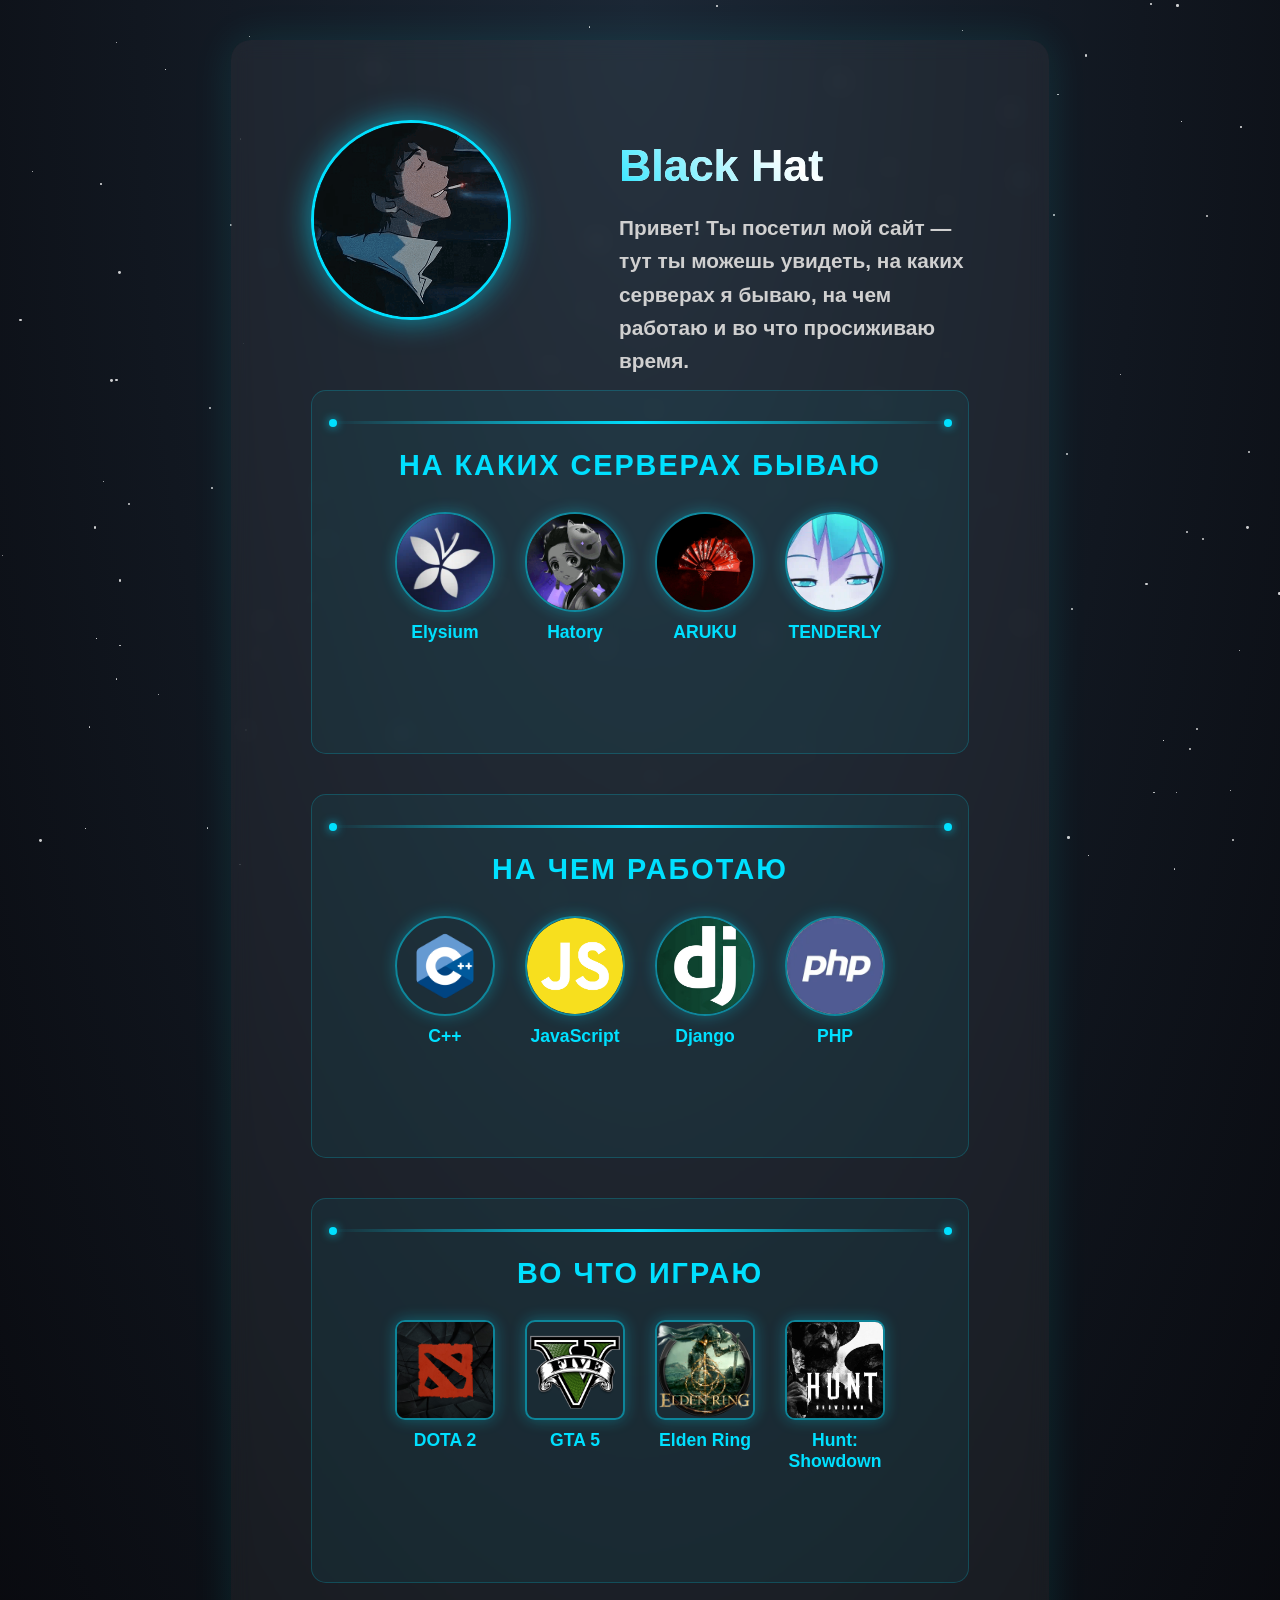
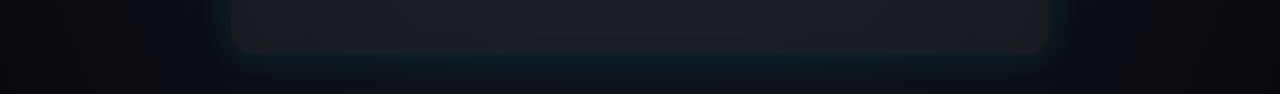
<file: index.html>
<!DOCTYPE html>
<html lang="ru">
  <head>
    <meta charset="UTF-8">
    <meta name="viewport" content="width=device-width, initial-scale=1.0">
    <title>Black Hat</title>
    <link rel="icon" type="image/png" href="img/channels4_profile (1).png">
    <link rel="stylesheet" href="asdz.css">
  </head>
<body>
  <!-- Звёзды -->
  <div class="stars" id="stars"></div>

  <!-- Контент -->
  <div class="content">
    <div class="profile">
      <img src="img/baby-cute.gif" alt="Profile GIF">
    </div>
    <div class="text">
      <h1>Black Hat</h1>
      <p>Привет! Ты посетил мой сайт — тут ты можешь увидеть, на каких серверах я бываю, на чем работаю и во что просиживаю время.</p>
    </div>
    
    <!-- Блоки с информацией -->
    <div class="info-section">
      <!-- Серверы -->
      <div class="servers-container">
        <div class="info-block">
          <div class="divider"></div>
          <div class="info-title">На каких серверах бываю</div>
          <div class="items-container">
            <div class="item">
              <div class="item-image">
                <img src="img/a_a0f28a71aad6c07db2521c27c86022a9.webp" alt="Elysium">
              </div>
              <div class="item-label">Elysium</div>
            </div>
            <div class="item">
              <div class="item-image">
                <img src="img/8asdasd94663985650081864.gif" alt="Hatory">
              </div>
              <div class="item-label">Hatory</div>
            </div>
            <div class="item">
              <div class="item-image">
                <img src="img/a_5c1cbaf425cc4a079aaae8140b4da1c3.gif" alt="ARUKU">
              </div>
              <div class="item-label">ARUKU</div>
            </div>
            <div class="item">
              <div class="item-image">
                <img src="img/a_da8d909ea9f6dc54984b1a6372f7a13f.webp" alt="XIVIVIDE">
              </div>
              <div class="item-label">TENDERLY</div>
            </div>
          </div>
        </div>
      </div>
      
      <!-- Технологии -->
      <div class="work-container">
        <div class="info-block">
          <div class="divider"></div>
          <div class="info-title">На чем работаю</div>
          <div class="items-container">
            <div class="item">
              <div class="item-image">
                <img src="img/d30bd94d-d64a-41f8-8cd4-dceb3f01d415.png" alt="C++">
              </div>
              <div class="item-label">C++</div>
            </div>
            <div class="item">
              <div class="item-image">
                <img src="img/68747470733a2f2f692e696d6775722e636f6d2f426970424d51492e706e67.png" alt="JavaScript">
              </div>
              <div class="item-label">JavaScript</div>
            </div>
            <div class="item">
              <div class="item-image">
                <img src="img/django-featured-image.jpg" alt="Django">
              </div>
              <div class="item-label">Django</div>
            </div>
            <div class="item">
              <div class="item-image">
                <img src="img/i (23).webp" alt="PHP">
              </div>
              <div class="item-label">PHP</div>
            </div>
          </div>
        </div>
      </div>
      
      <!-- Игры -->
      <div class="games-container">
        <div class="info-block">
          <div class="divider"></div>
          <div class="info-title">Во что играю</div>
          <div class="items-container">
            <div class="item">
              <div class="item-image square">
                <img src="img/sdfdfasfdsdf.jpg" alt="DOTA 2">
              </div>
              <div class="item-label">DOTA 2</div>
            </div>
            <div class="item">
              <div class="item-image square">
                <img src="img/gta-5-7206.png" alt="Game 2">
              </div>
              <div class="item-label">GTA 5</div>
            </div>
            <div class="item">
              <div class="item-image square">
                <img src="img/channels4_profile.png" alt="Game 3">
              </div>
              <div class="item-label">Elden Ring</div>
            </div>
            <div class="item">
              <div class="item-image square">
                <img src="img/gXTCNVUIgSzevHwIggOHfXzwrUXAi6ljSFLZYiwwuuLNhzubbgcRc4GAKaH0G9_aRB3IRImueRQo31mZYdWM7Ax-FvfeFMolkuAxhEvLTHDqtunTVQorp1pViWOrOnN.webp" alt="Game 4">
              </div>
              <div class="item-label">Hunt: Showdown</div>
            </div>
          </div>
        </div>
      </div>
    </div>
  </div>
  <script src="aads.js"></script>
</body>
</html>
</file>
<file: asdz.css>
* {
  margin: 0;
  padding: 0;
  box-sizing: border-box;
}

body {
  min-height: 100vh;
  display: flex;
  align-items: flex-start;
  justify-content: center;
  background: radial-gradient(ellipse at top, #1b2735 0%, #090a0f 100%);
  overflow-x: hidden;
  overflow-y: auto;
  font-family: "Segoe UI", sans-serif;
  color: white;
  padding: 20px 0;
}

/* === Звёздный фон === */
.stars {
  position: fixed;
  width: 100%;
  height: 100%;
  z-index: 0;
  overflow: hidden;
  top: 0;
  left: 0;
}

.star {
  position: absolute;
  background: white;
  border-radius: 50%;
  opacity: 0.8;
  animation: twinkle 4s infinite;
}

@keyframes twinkle {
  0%, 100% { opacity: 0.2; }
  50% { opacity: 1; }
}

/* === Главный контейнер === */
.content {
  position: relative;
  width: 818px;
  min-height: 1614px;
  background: rgba(255, 255, 255, 0.05);
  border-radius: 20px;
  box-shadow: 0 0 40px rgba(0, 255, 255, 0.1);
  backdrop-filter: blur(10px);
  z-index: 1;
  padding: 40px;
  margin: 20px 0;
}

/* === Контейнер для гифки === */
.profile {
  position: absolute;
  top: 80px;
  left: 80px;
  width: 200px;
  height: 200px;
  border-radius: 50%;
  overflow: hidden;
  border: 3px solid #00e0ff;
  box-shadow: 0 0 30px rgba(0, 224, 255, 0.6);
}

.profile img {
  width: 100%;
  height: 100%;
  object-fit: cover;
}

/* === Контейнер с текстом === */
.text {
  position: absolute;
  top: 100px;
  right: 80px;
  text-align: left;
  width: 350px;
}

.text h1 {
  font-size: 2.8rem; /* Увеличенный размер */
  font-weight: bold;
  margin-bottom: 20px;
  position: relative;
  display: inline-block;
}

.text h1::before {
  content: 'Black Hat';
  position: absolute;
  top: 0;
  left: 0;
  width: 100%;
  height: 100%;
  background: linear-gradient(45deg, #00e0ff, #ffffff, #00e0ff);
  background-size: 200% 200%;
  -webkit-background-clip: text;
  -webkit-text-fill-color: transparent;
  background-clip: text;
  animation: gradientShift 3s ease-in-out infinite;
  z-index: 2;
}

.text h1::after {
  content: 'Black Hat';
  position: absolute;
  top: 0;
  left: 0;
  width: 100%;
  height: 100%;
  color: rgba(255, 255, 255, 0.1); /* Очень тусклый белый фон для контраста */
  z-index: 1;
}

.text p {
  font-size: 1.3rem; /* Увеличенный размер */
  color: #d0d0d0;
  line-height: 1.6;
  font-weight: 600; /* Добавлена жирность */
}

/* Анимация сдвига градиента */
@keyframes gradientShift {
  0% {
    background-position: 0% 50%;
  }
  50% {
    background-position: 100% 50%;
  }
  100% {
    background-position: 0% 50%;
  }
}

/* === Блоки с информацией === */
.info-section {
  position: absolute;
  width: calc(100% - 160px);
  left: 80px;
  top: 350px;
}

.info-block {
  margin-bottom: 80px;
  display: flex;
  flex-direction: column;
  align-items: center;
}

.divider {
  width: 623px;
  height: 3px;
  background: linear-gradient(90deg, transparent, #00e0ff, transparent);
  margin-bottom: 25px;
  position: relative;
}

.divider::before,
.divider::after {
  content: '';
  position: absolute;
  top: -2px;
  width: 8px;
  height: 8px;
  border-radius: 50%;
  background: #00e0ff;
  box-shadow: 0 0 10px rgba(0, 224, 255, 0.8);
}

.divider::before {
  left: 0;
}

.divider::after {
  right: 0;
}

.info-title {
  font-size: 1.8rem; /* Увеличенный размер */
  color: #00e0ff;
  text-align: center;
  margin-bottom: 30px;
  font-weight: bold;
  text-transform: uppercase;
  letter-spacing: 2px;
}

.items-container {
  display: flex;
  gap: 30px;
  justify-content: center;
  flex-wrap: wrap;
}

.item {
  display: flex;
  flex-direction: column;
  align-items: center;
  gap: 10px;
}

.item-image {
  width: 100px;
  height: 100px;
  border-radius: 50%;
  overflow: hidden;
  border: 2px solid rgba(0, 224, 255, 0.5);
  box-shadow: 0 0 15px rgba(0, 224, 255, 0.3);
  transition: transform 0.3s ease, box-shadow 0.3s ease, filter 0.3s ease;
  position: relative;
  overflow: hidden;
}

.item-image::before {
  content: '';
  position: absolute;
  top: 0;
  left: -100%;
  width: 100%;
  height: 100%;
  background: linear-gradient(90deg, transparent, rgba(0, 224, 255, 0.4), transparent);
  transition: left 0.5s;
  z-index: 2;
}

.item-image:hover::before {
  left: 100%;
}

.item-image:hover {
  transform: scale(1.05);
  box-shadow: 0 0 20px rgba(0, 224, 255, 0.6);
  filter: brightness(1.2);
}

.item-image.square {
  border-radius: 10px;
}

.item-image img {
  width: 100%;
  height: 100%;
  object-fit: cover;
  transition: transform 0.3s ease;
  z-index: 1;
  position: relative;
}

.item-image:hover img {
  transform: scale(1.05);
}

.item-label {
  font-size: 1.1rem; /* Увеличенный размер */
  color: #00e0ff;
  text-align: center;
  font-weight: 600; /* Добавлена жирность */
  max-width: 100px;
  word-wrap: break-word;
  transition: color 0.3s ease;
}

.item-image:hover + .item-label {
  color: #ffffff;
  text-shadow: 0 0 10px rgba(0, 224, 255, 0.8);
}

/* Отдельные контейнеры для каждого раздела */
.servers-container {
  background: rgba(0, 224, 255, 0.05);
  border-radius: 15px;
  padding: 30px;
  border: 1px solid rgba(0, 224, 255, 0.2);
  margin-bottom: 40px;
}

.work-container {
  background: rgba(0, 224, 255, 0.05);
  border-radius: 15px;
  padding: 30px;
  border: 1px solid rgba(0, 224, 255, 0.2);
  margin-bottom: 40px;
}

.games-container {
  background: rgba(0, 224, 255, 0.05);
  border-radius: 15px;
  padding: 30px;
  border: 1px solid rgba(0, 224, 255, 0.2);
}

/* === Медиазапросы === */
@media (max-width: 1200px) {
  .content {
    width: 90%;
    min-height: auto;
  }
  
  .profile {
    position: relative;
    top: 0;
    left: 0;
    margin: 0 auto 30px;
  }
  
  .text {
    position: relative;
    top: 0;
    right: 0;
    width: 100%;
    text-align: center;
    margin-bottom: 40px;
  }
  
  .info-section {
    position: relative;
    width: 100%;
    left: 0;
    top: 0;
    padding: 0 20px;
  }
  
  .divider {
    width: 100%;
  }
}

@media (max-width: 768px) {
  .content {
    padding: 20px;
  }
  
  .text h1 {
    font-size: 2.2rem;
  }
  
  .text p {
    font-size: 1.1rem;
  }
  
  .info-title {
    font-size: 1.5rem;
  }
  
  .items-container {
    flex-direction: column;
    align-items: center;
  }
  
  .item-image {
    width: 80px;
    height: 80px;
  }
  
  .item-label {
    font-size: 1rem;
  }
}

@media (max-width: 480px) {
  body {
    padding: 10px 0;
  }
  
  .content {
    padding: 15px;
  }
  
  .text h1 {
    font-size: 1.8rem;
  }
  
  .text p {
    font-size: 0.9rem;
  }
  
  .info-title {
    font-size: 1.3rem;
  }
  
  .item-image {
    width: 70px;
    height: 70px;
  }
  
  .item-label {
    font-size: 0.9rem;
  }
}
</file>
